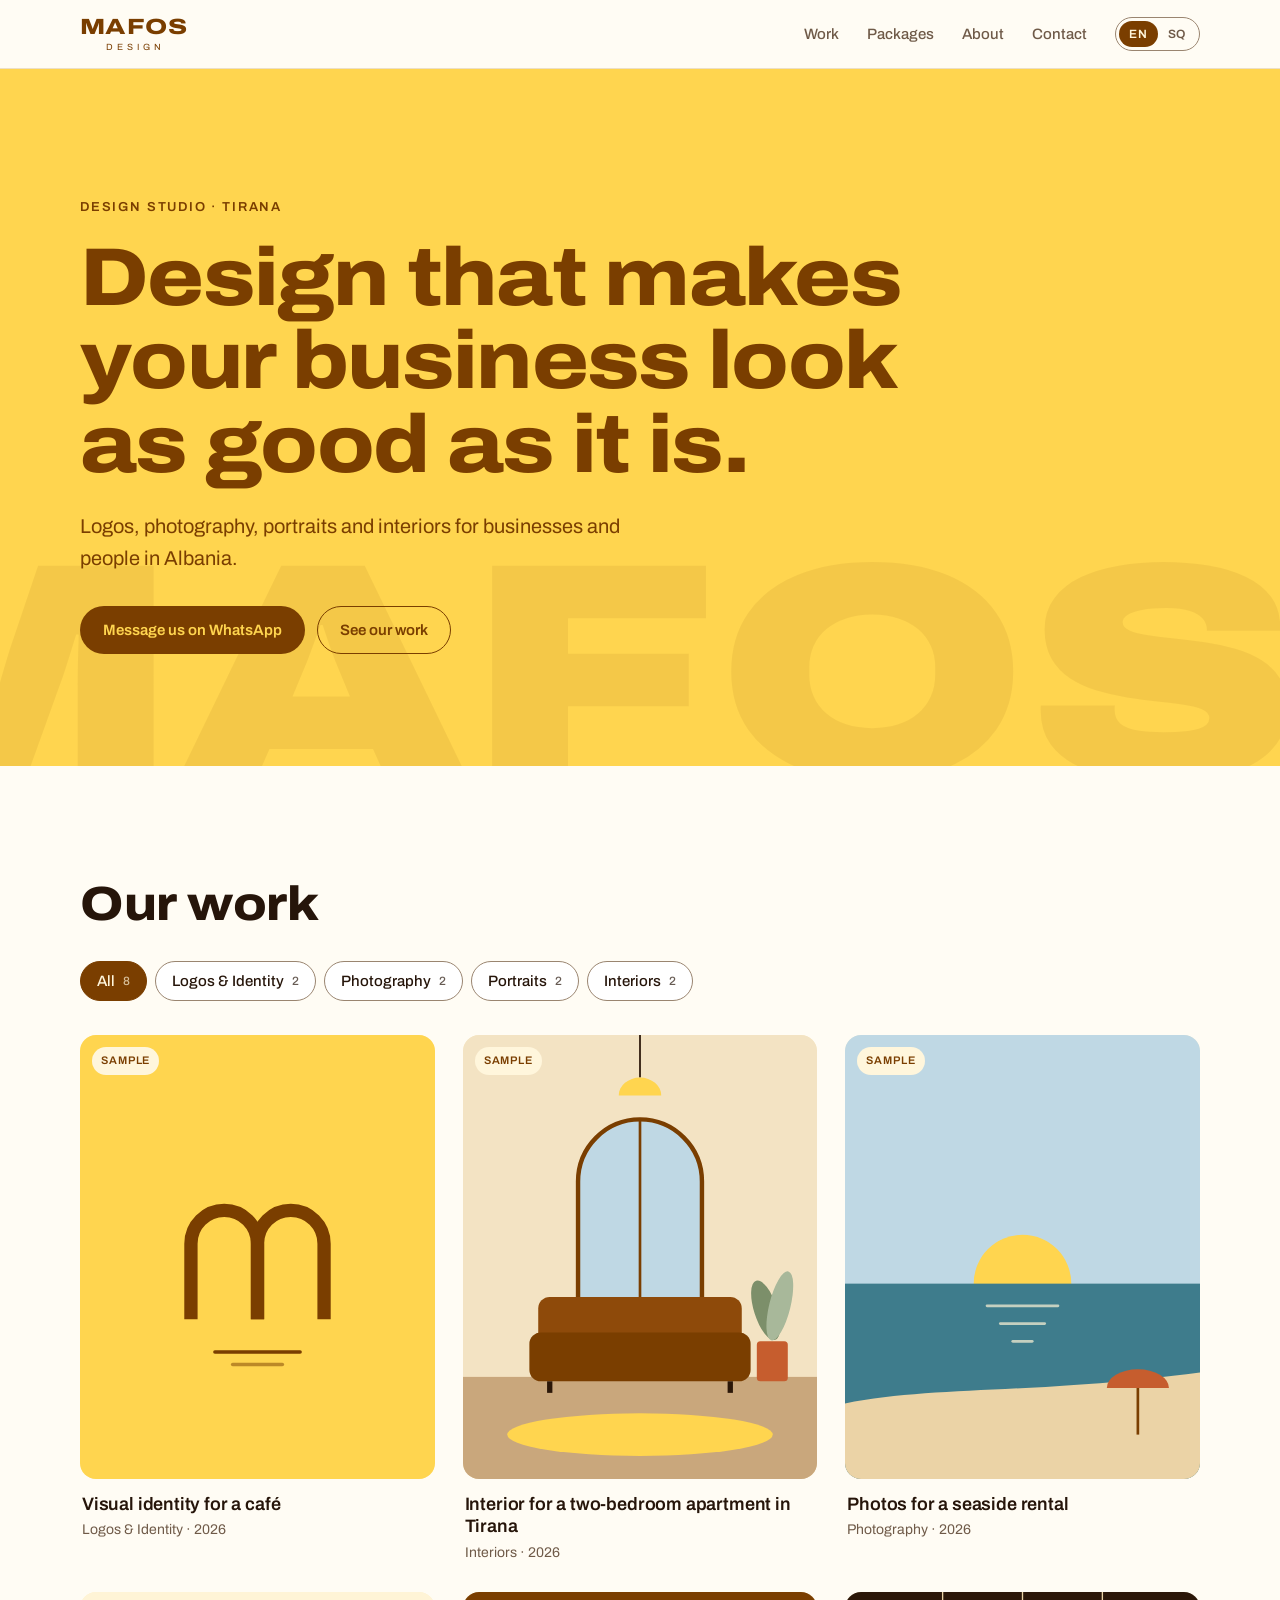
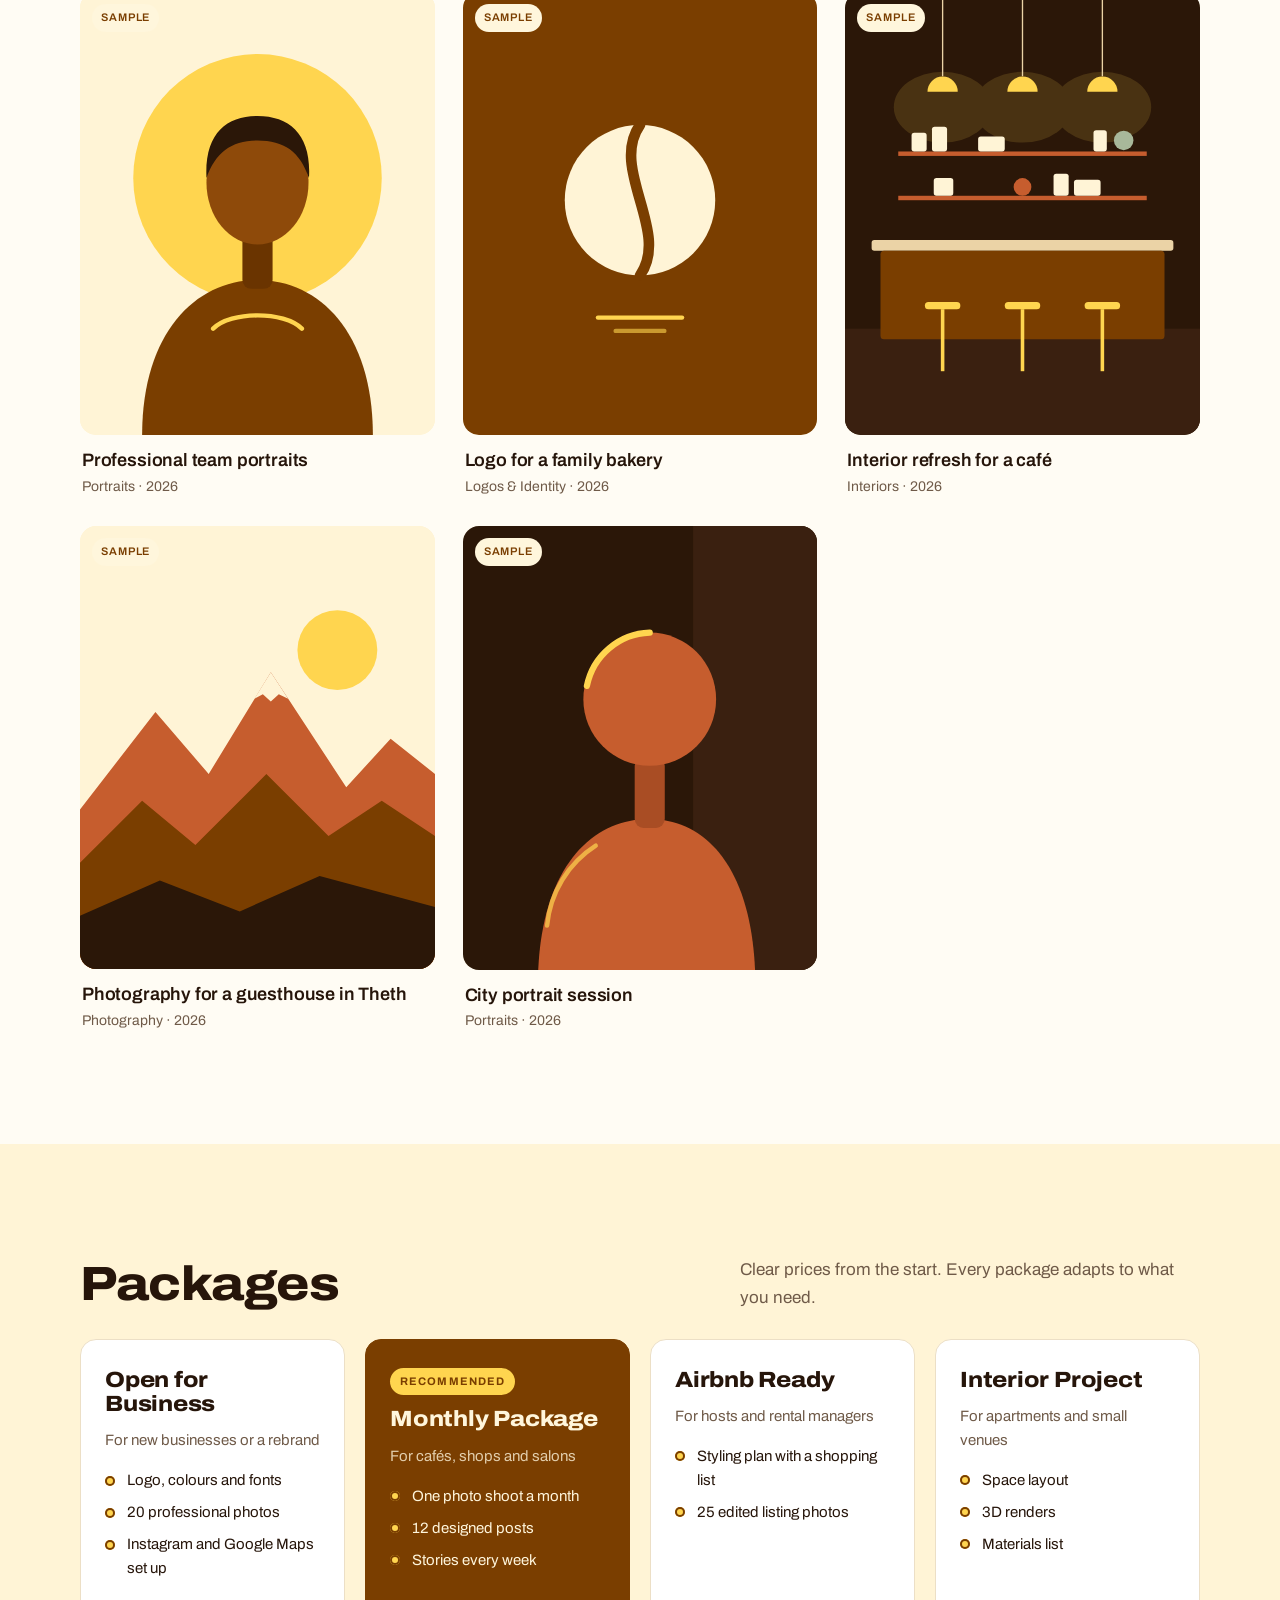
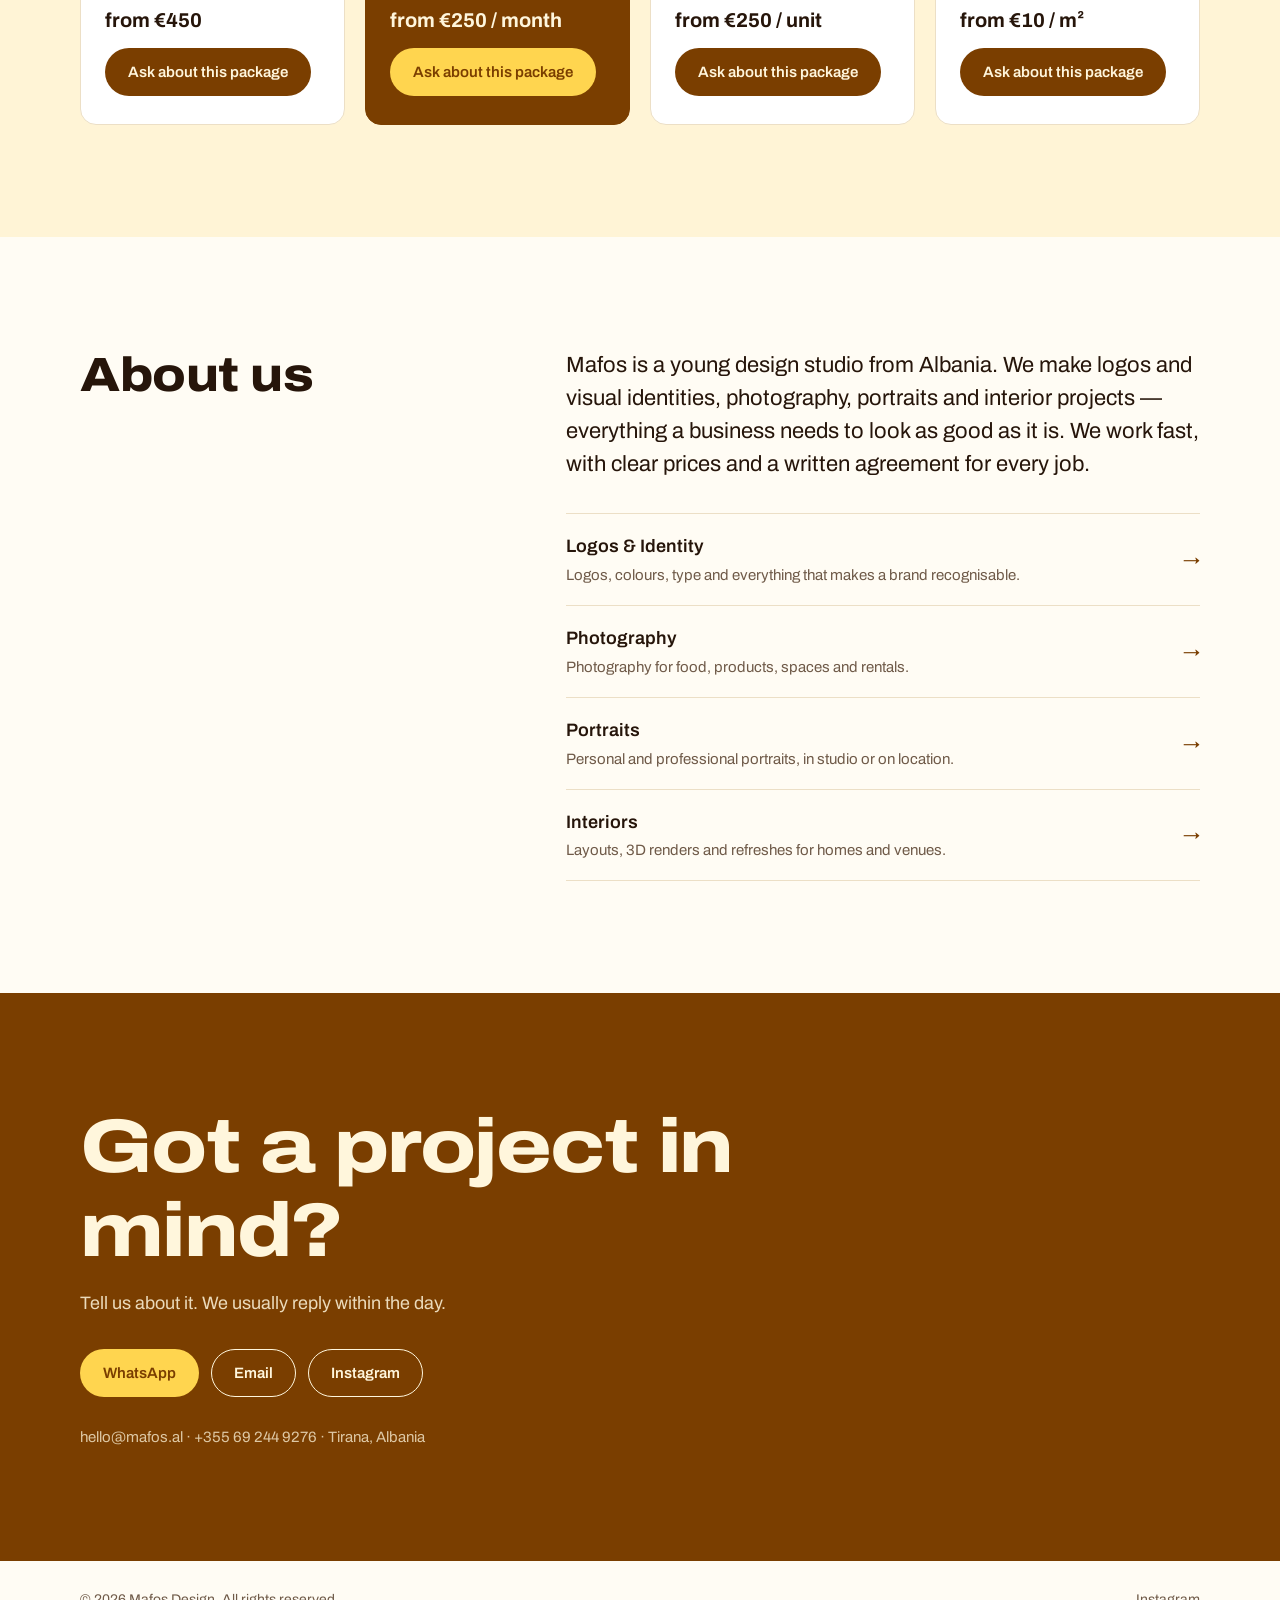
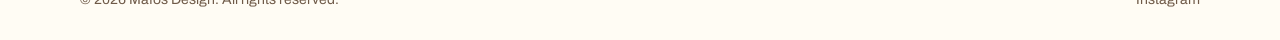
<file: index.html>
<!doctype html>
<html lang="en">
<head>
  <meta charset="utf-8">
  <meta name="viewport" content="width=device-width, initial-scale=1">
  <title>Mafos Design — Design studio in Tirana</title>
  <meta name="description" content="Mafos Design: logos and visual identity, photography, portraits and interior projects for businesses and people in Albania.">
  <meta name="theme-color" content="#ffd54f">
  <meta property="og:type" content="website">
  <meta property="og:title" content="Mafos Design">
  <meta property="og:description" content="Logos, photography, portraits and interiors for businesses and people in Albania.">
  <link rel="icon" href="assets/img/favicon.svg" type="image/svg+xml">
  <link rel="preconnect" href="https://fonts.googleapis.com">
  <link rel="preconnect" href="https://fonts.gstatic.com" crossorigin>
  <link rel="stylesheet" href="https://fonts.googleapis.com/css2?family=Archivo:wdth,wght@62..125,100..900&display=swap">
  <link rel="stylesheet" href="assets/css/style.css">
</head>
<body data-page="home">
  <a class="skip-link" href="#work" data-i18n="a11y.skip">Skip to work</a>

  <header class="site-header">
    <div class="container header-inner">
      <a class="brand" href="index.html" aria-label="Mafos Design">
        <span class="brand-name" data-brand-name>Mafos</span>
        <span class="brand-sub" data-brand-sub>Design</span>
      </a>
      <nav class="site-nav" id="site-nav">
        <a href="index.html#work" data-i18n="nav.work">Work</a>
        <a href="index.html#packages" data-i18n="nav.packages">Packages</a>
        <a href="index.html#about" data-i18n="nav.about">About</a>
        <a href="index.html#contact" data-i18n="nav.contact">Contact</a>
      </nav>
      <div class="header-tools">
        <div class="lang-switch" data-lang-switch></div>
        <button class="menu-toggle" type="button" aria-expanded="false" aria-controls="site-nav" aria-label="Menu" data-i18n-aria="nav.menu">
          <span></span><span></span>
        </button>
      </div>
    </div>
  </header>

  <main>
    <section class="hero">
      <div class="hero-mark" aria-hidden="true" data-brand-name>Mafos</div>
      <div class="container hero-inner">
        <p class="eyebrow" data-i18n="hero.eyebrow">Design studio · Tirana</p>
        <h1 class="hero-title" data-i18n="hero.title">Design that makes your business look as good as it is.</h1>
        <p class="hero-text" data-i18n="hero.text">Logos, photography, portraits and interiors for businesses and people in Albania.</p>
        <div class="hero-actions">
          <a class="btn btn-dark" data-link="whatsapp" href="#contact" target="_blank" rel="noopener" data-i18n="hero.ctaPrimary">Message us on WhatsApp</a>
          <a class="btn btn-ghost" href="#work" data-i18n="hero.ctaSecondary">See our work</a>
        </div>
      </div>
    </section>

    <section class="section" id="work">
      <div class="container">
        <div class="section-head">
          <h2 data-i18n="work.title">Our work</h2>
        </div>
        <div class="filters" role="group" data-filters></div>
        <div class="grid" data-grid aria-live="polite"></div>
      </div>
    </section>

    <section class="section section-alt" id="packages" data-packages-section>
      <div class="container">
        <div class="section-head">
          <h2 data-i18n="packages.title">Packages</h2>
          <p data-i18n="packages.text">Clear prices from the start. Every package adapts to what you need.</p>
        </div>
        <div class="packages" data-packages></div>
      </div>
    </section>

    <section class="section" id="about">
      <div class="container about">
        <h2 data-i18n="about.title">About us</h2>
        <div>
          <p class="about-text" data-i18n="about.text">Mafos is a young design studio from Albania.</p>
          <ul class="service-list" data-services></ul>
        </div>
      </div>
    </section>

    <section class="contact" id="contact">
      <div class="container">
        <h2 data-i18n="contact.title">Got a project in mind?</h2>
        <p class="contact-text" data-i18n="contact.text">Tell us about it. We usually reply within the day.</p>
        <div class="contact-actions">
          <a class="btn btn-light" data-link="whatsapp" href="#contact" target="_blank" rel="noopener">WhatsApp</a>
          <a class="btn btn-ghost" data-link="email" href="#contact">Email</a>
          <a class="btn btn-ghost" data-link="instagram" href="#contact" target="_blank" rel="noopener">Instagram</a>
        </div>
        <p class="contact-meta" data-contact-meta></p>
      </div>
    </section>
  </main>

  <footer class="site-footer">
    <div class="container footer-inner">
      <span>© <span data-year>2026</span> <span data-brand-name>Mafos</span> <span data-brand-sub>Design</span>. <span data-i18n="footer.rights">All rights reserved.</span></span>
      <a href="#contact" data-link="instagram" target="_blank" rel="noopener">Instagram</a>
    </div>
  </footer>

  <script src="content/content.js"></script>
  <script src="assets/js/app.js"></script>
</body>
</html>
</file>
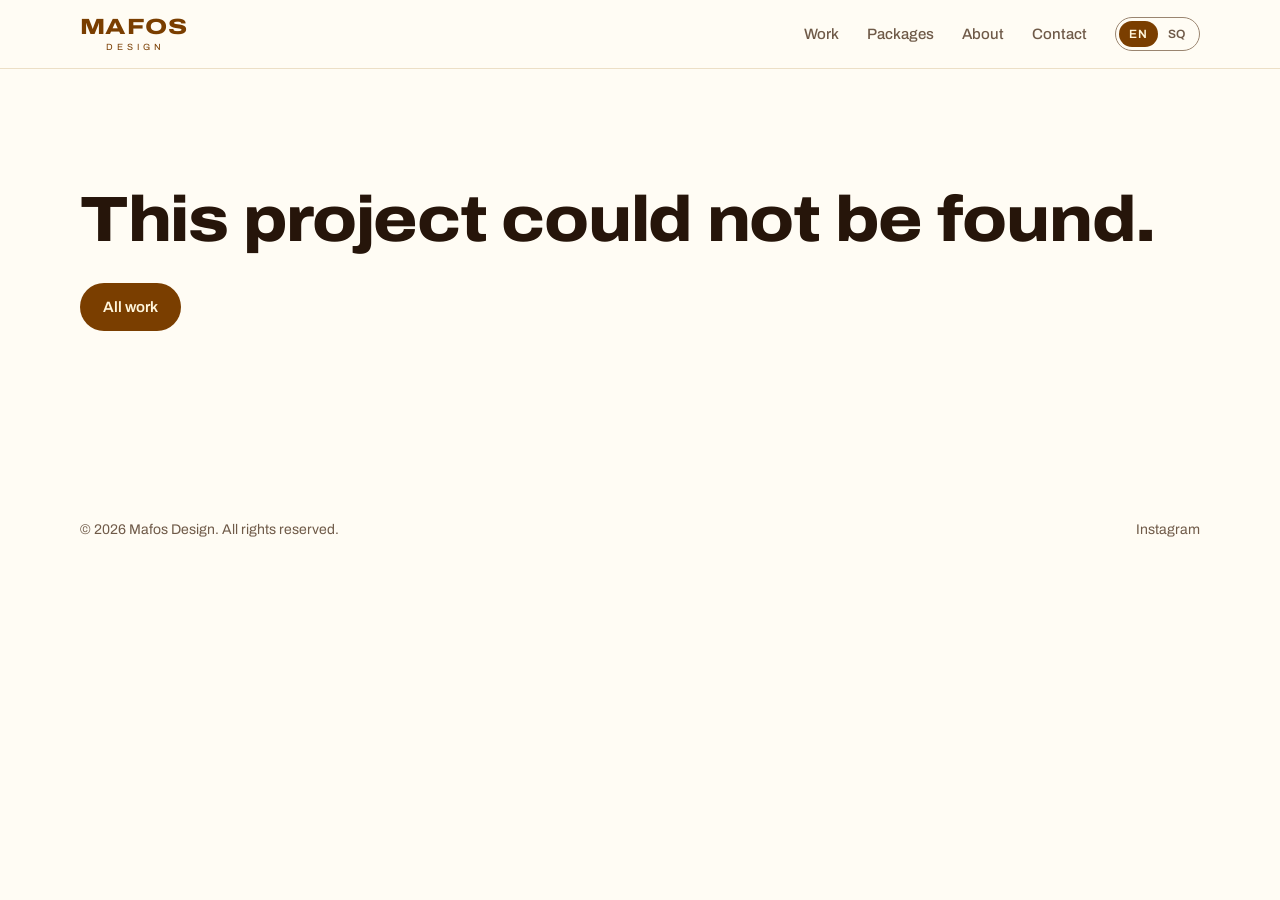
<file: project.html>
<!doctype html>
<html lang="en">
<head>
  <meta charset="utf-8">
  <meta name="viewport" content="width=device-width, initial-scale=1">
  <title>Project — Mafos Design</title>
  <meta name="description" content="A project by Mafos Design: logos, photography, portraits and interiors for businesses in Albania.">
  <meta name="theme-color" content="#ffd54f">
  <link rel="icon" href="assets/img/favicon.svg" type="image/svg+xml">
  <link rel="preconnect" href="https://fonts.googleapis.com">
  <link rel="preconnect" href="https://fonts.gstatic.com" crossorigin>
  <link rel="stylesheet" href="https://fonts.googleapis.com/css2?family=Archivo:wdth,wght@62..125,100..900&display=swap">
  <link rel="stylesheet" href="assets/css/style.css">
</head>
<body data-page="project">
  <a class="skip-link" href="#main" data-i18n="a11y.skip">Skip to work</a>

  <header class="site-header">
    <div class="container header-inner">
      <a class="brand" href="index.html" aria-label="Mafos Design">
        <span class="brand-name" data-brand-name>Mafos</span>
        <span class="brand-sub" data-brand-sub>Design</span>
      </a>
      <nav class="site-nav" id="site-nav">
        <a href="index.html#work" data-i18n="nav.work">Work</a>
        <a href="index.html#packages" data-i18n="nav.packages">Packages</a>
        <a href="index.html#about" data-i18n="nav.about">About</a>
        <a href="index.html#contact" data-i18n="nav.contact">Contact</a>
      </nav>
      <div class="header-tools">
        <div class="lang-switch" data-lang-switch></div>
        <button class="menu-toggle" type="button" aria-expanded="false" aria-controls="site-nav" aria-label="Menu" data-i18n-aria="nav.menu">
          <span></span><span></span>
        </button>
      </div>
    </div>
  </header>

  <main id="main" class="project">
    <div class="container" data-project></div>
  </main>

  <dialog class="lightbox" data-lightbox aria-label="Image viewer" data-i18n-aria="lightbox.label">
    <img class="lightbox-image" alt="">
    <button type="button" class="lightbox-btn lightbox-close" data-lightbox-close aria-label="Close" data-i18n-aria="lightbox.close">×</button>
    <button type="button" class="lightbox-btn lightbox-prev" data-lightbox-prev aria-label="Previous image" data-i18n-aria="lightbox.prev">←</button>
    <button type="button" class="lightbox-btn lightbox-next" data-lightbox-next aria-label="Next image" data-i18n-aria="lightbox.next">→</button>
    <p class="lightbox-count" aria-live="polite"></p>
  </dialog>

  <footer class="site-footer">
    <div class="container footer-inner">
      <span>© <span data-year>2026</span> <span data-brand-name>Mafos</span> <span data-brand-sub>Design</span>. <span data-i18n="footer.rights">All rights reserved.</span></span>
      <a href="index.html#contact" data-link="instagram" target="_blank" rel="noopener">Instagram</a>
    </div>
  </footer>

  <script src="content/content.js"></script>
  <script src="assets/js/app.js"></script>
</body>
</html>
</file>
<file: assets/css/style.css>
/*
 * Mafos Design — styles.
 * Brand colours, fonts and spacing are tokens at the top: change them here once.
 */

:root {
  --brand-yellow: #ffd54f;
  --brand-brown: #7a3e00;
  --brand-cream: #fff6dc;

  --bg: #fffcf4;
  --surface: #ffffff;
  --surface-alt: #fff4d6;
  --ink: #26150a;
  --muted: #6f5a48;
  --line: #ecdfc6;
  --line-strong: #9a8570;
  --accent: var(--brand-brown);
  --on-accent: var(--brand-cream);
  --focus: #1d4ed8;

  --font: "Archivo", system-ui, -apple-system, "Segoe UI", Roboto, sans-serif;
  --radius: 16px;
  --container: 1200px;
  --gutter: clamp(16px, 4vw, 40px);
  --section-space: clamp(56px, 9vw, 112px);

  color-scheme: light dark;
}

@media (prefers-color-scheme: dark) {
  :root {
    --bg: #150d06;
    --surface: #20150c;
    --surface-alt: #1c120a;
    --ink: #f6ead6;
    --muted: #c2ab92;
    --line: #3a2919;
    --line-strong: #7d6750;
    --accent: var(--brand-yellow);
    --on-accent: #2a1608;
    --focus: #93c5fd;
  }
}

/* ---------- Base ---------- */
*,
*::before,
*::after {
  box-sizing: border-box;
}

html {
  scroll-behavior: smooth;
  scroll-padding-top: 80px;
  -webkit-text-size-adjust: 100%;
}

body {
  margin: 0;
  background: var(--bg);
  color: var(--ink);
  font-family: var(--font);
  font-size: 17px;
  line-height: 1.6;
  -webkit-font-smoothing: antialiased;
}

img {
  display: block;
  max-width: 100%;
  height: auto;
}

a {
  color: inherit;
}

h1,
h2,
h3 {
  margin: 0;
  line-height: 1.1;
  font-weight: 700;
  letter-spacing: -0.01em;
}

p,
figure {
  margin: 0;
}

[hidden] {
  display: none !important;
}

:focus-visible {
  outline: 3px solid var(--focus);
  outline-offset: 3px;
  border-radius: 6px;
}

.container {
  width: 100%;
  max-width: var(--container);
  margin: 0 auto;
  padding: 0 var(--gutter);
}

.skip-link {
  position: absolute;
  left: 16px;
  top: -60px;
  z-index: 50;
  padding: 10px 16px;
  border-radius: 999px;
  background: var(--accent);
  color: var(--on-accent);
  font-weight: 600;
  text-decoration: none;
}

.skip-link:focus {
  top: 12px;
}

.eyebrow {
  font-size: 13px;
  font-weight: 600;
  letter-spacing: 0.14em;
  text-transform: uppercase;
}

/* ---------- Buttons ---------- */
.btn {
  display: inline-flex;
  align-items: center;
  justify-content: center;
  min-height: 48px;
  padding: 0 22px;
  border: 1.5px solid transparent;
  border-radius: 999px;
  font: 600 15px/1 var(--font);
  text-decoration: none;
  white-space: nowrap;
  cursor: pointer;
  transition: transform 0.15s ease, background-color 0.15s ease;
}

.btn:hover {
  transform: translateY(-1px);
}

.btn-primary {
  background: var(--accent);
  color: var(--on-accent);
}

/* On yellow surfaces */
.btn-dark {
  background: var(--brand-brown);
  color: var(--brand-yellow);
}

/* On brown surfaces */
.btn-light {
  background: var(--brand-yellow);
  color: var(--brand-brown);
}

.btn-ghost {
  background: transparent;
  border-color: currentColor;
  color: inherit;
}

/* ---------- Header ---------- */
.site-header {
  position: sticky;
  top: 0;
  z-index: 20;
  background: var(--bg);
  background: color-mix(in srgb, var(--bg) 88%, transparent);
  -webkit-backdrop-filter: saturate(1.4) blur(12px);
  backdrop-filter: saturate(1.4) blur(12px);
  border-bottom: 1px solid var(--line);
}

.header-inner {
  display: flex;
  align-items: center;
  gap: 28px;
  min-height: 68px;
}

.brand {
  display: inline-flex;
  flex-direction: column;
  align-items: center;
  margin-right: auto;
  color: var(--accent);
  line-height: 1;
  text-decoration: none;
}

.brand-name {
  font-size: 22px;
  font-weight: 800;
  font-stretch: 125%;
  letter-spacing: 0.02em;
  text-transform: uppercase;
}

.brand-sub {
  margin-top: 5px;
  padding-left: 0.45em;
  font-size: 9px;
  font-weight: 400;
  letter-spacing: 0.45em;
  text-transform: uppercase;
}

.site-nav {
  display: flex;
  gap: 28px;
}

.site-nav a {
  color: var(--muted);
  font-size: 15px;
  font-weight: 500;
  text-decoration: none;
}

.site-nav a:hover {
  color: var(--ink);
}

.header-tools {
  display: flex;
  align-items: center;
  gap: 10px;
}

.lang-switch {
  display: inline-flex;
  padding: 3px;
  border: 1px solid var(--line-strong);
  border-radius: 999px;
}

.lang-switch button {
  padding: 7px 10px;
  border: 0;
  border-radius: 999px;
  background: transparent;
  color: var(--muted);
  font: 600 12px/1 var(--font);
  letter-spacing: 0.06em;
  cursor: pointer;
}

.lang-switch button[aria-pressed="true"] {
  background: var(--accent);
  color: var(--on-accent);
}

.menu-toggle {
  display: none;
}

@media (max-width: 760px) {
  .menu-toggle {
    display: inline-flex;
    flex-direction: column;
    justify-content: center;
    gap: 6px;
    width: 42px;
    height: 42px;
    padding: 0 11px;
    border: 1px solid var(--line-strong);
    border-radius: 12px;
    background: transparent;
    cursor: pointer;
  }

  .menu-toggle span {
    display: block;
    height: 2px;
    border-radius: 2px;
    background: var(--ink);
    transition: transform 0.2s ease;
  }

  .menu-open .menu-toggle span:first-child {
    transform: translateY(4px) rotate(45deg);
  }

  .menu-open .menu-toggle span:last-child {
    transform: translateY(-4px) rotate(-45deg);
  }

  .site-nav {
    display: none;
    position: absolute;
    top: 100%;
    left: 0;
    right: 0;
    flex-direction: column;
    gap: 0;
    padding: 4px var(--gutter) 16px;
    background: var(--bg);
    border-bottom: 1px solid var(--line);
  }

  .menu-open .site-nav {
    display: flex;
  }

  .site-nav a {
    padding: 14px 0;
    border-bottom: 1px solid var(--line);
    color: var(--ink);
    font-size: 17px;
  }
}

/* ---------- Hero ---------- */
.hero {
  position: relative;
  overflow: hidden;
  padding: clamp(56px, 10vw, 128px) 0 clamp(56px, 9vw, 112px);
  background: var(--brand-yellow);
  color: var(--brand-brown);
}

.hero-inner {
  position: relative;
}

.hero-mark {
  position: absolute;
  right: -0.06em;
  bottom: -0.2em;
  font-size: clamp(120px, 24vw, 340px);
  font-weight: 900;
  font-stretch: 125%;
  line-height: 1;
  text-transform: uppercase;
  opacity: 0.08;
  pointer-events: none;
  user-select: none;
}

.hero-title {
  max-width: 17ch;
  margin: 18px 0 24px;
  font-size: clamp(36px, 6.4vw, 84px);
  font-weight: 800;
  font-stretch: 112%;
  line-height: 1.02;
  letter-spacing: -0.02em;
  text-wrap: balance;
}

.hero-text {
  max-width: 52ch;
  font-size: clamp(17px, 1.6vw, 20px);
}

.hero-actions {
  display: flex;
  flex-wrap: wrap;
  gap: 12px;
  margin-top: 32px;
}

/* ---------- Sections ---------- */
.section {
  padding: var(--section-space) 0;
}

.section-alt {
  background: var(--surface-alt);
}

.section-head {
  display: flex;
  flex-wrap: wrap;
  align-items: flex-end;
  justify-content: space-between;
  gap: 12px 32px;
  margin-bottom: 28px;
}

.section-head h2,
.about h2 {
  font-size: clamp(28px, 4vw, 48px);
  font-weight: 800;
  font-stretch: 112%;
}

.section-head p {
  max-width: 46ch;
  color: var(--muted);
}

/* ---------- Work: filters + grid ---------- */
.filters {
  display: flex;
  gap: 8px;
  margin: 0 calc(var(--gutter) * -1) 28px;
  padding: 2px var(--gutter) 6px;
  overflow-x: auto;
  scrollbar-width: none;
}

.filters::-webkit-scrollbar {
  display: none;
}

.chip {
  flex: none;
  display: inline-flex;
  align-items: center;
  gap: 8px;
  min-height: 40px;
  padding: 0 16px;
  border: 1px solid var(--line-strong);
  border-radius: 999px;
  background: var(--surface);
  color: var(--ink);
  font: 500 15px/1 var(--font);
  cursor: pointer;
  transition: background-color 0.15s ease, border-color 0.15s ease;
}

.chip:hover {
  border-color: var(--muted);
}

.chip[aria-pressed="true"] {
  border-color: var(--accent);
  background: var(--accent);
  color: var(--on-accent);
}

.chip-count {
  font-size: 12px;
  font-variant-numeric: tabular-nums;
  opacity: 0.7;
}

.grid {
  display: grid;
  grid-template-columns: repeat(auto-fill, minmax(min(100%, 260px), 1fr));
  gap: clamp(16px, 2.4vw, 28px);
}

.card {
  display: block;
  color: inherit;
  text-decoration: none;
}

.card-media {
  position: relative;
  aspect-ratio: 4 / 5;
  overflow: hidden;
  border-radius: var(--radius);
  background: var(--surface-alt);
}

.card-media img {
  width: 100%;
  height: 100%;
  object-fit: cover;
  transition: transform 0.5s cubic-bezier(0.2, 0.7, 0.2, 1);
}

.card:hover .card-media img {
  transform: scale(1.04);
}

.card-body {
  padding: 14px 2px 0;
}

.card-title {
  font-size: 18px;
  font-weight: 600;
  line-height: 1.25;
}

.card-meta {
  margin-top: 4px;
  color: var(--muted);
  font-size: 14px;
}

.badge {
  position: absolute;
  top: 12px;
  left: 12px;
  padding: 5px 9px;
  border-radius: 999px;
  background: var(--brand-cream);
  color: var(--brand-brown);
  font-size: 11px;
  font-weight: 600;
  letter-spacing: 0.08em;
  text-transform: uppercase;
}

.empty {
  padding: 40px 0;
  color: var(--muted);
}

/* ---------- Packages ---------- */
.packages {
  display: grid;
  grid-template-columns: repeat(auto-fit, minmax(min(100%, 250px), 1fr));
  gap: 20px;
}

.package {
  display: flex;
  flex-direction: column;
  gap: 12px;
  padding: 28px 24px;
  border: 1px solid var(--line);
  border-radius: var(--radius);
  background: var(--surface);
}

.package h3 {
  font-size: 22px;
  font-weight: 800;
  font-stretch: 112%;
}

.package-for {
  color: var(--muted);
  font-size: 15px;
}

.package ul {
  display: grid;
  gap: 8px;
  margin: 4px 0 0;
  padding: 0;
  font-size: 15px;
  list-style: none;
}

.package li {
  position: relative;
  padding-left: 22px;
}

.package li::before {
  content: "";
  position: absolute;
  top: 0.5em;
  left: 0;
  width: 10px;
  height: 10px;
  border-radius: 50%;
  background: var(--brand-yellow);
  box-shadow: inset 0 0 0 2px var(--brand-brown);
}

.package-price {
  margin-top: auto;
  padding-top: 12px;
  font-size: 20px;
  font-weight: 700;
}

.package .btn {
  align-self: flex-start;
}

.package.is-highlight {
  border-color: var(--brand-brown);
  background: var(--brand-brown);
  color: var(--brand-cream);
}

.package.is-highlight .package-for {
  color: rgba(255, 246, 220, 0.78);
}

.package-flag {
  align-self: flex-start;
  padding: 5px 10px;
  border-radius: 999px;
  background: var(--brand-yellow);
  color: var(--brand-brown);
  font-size: 11px;
  font-weight: 700;
  letter-spacing: 0.1em;
  text-transform: uppercase;
}

/* ---------- About ---------- */
.about {
  display: grid;
  gap: 28px;
}

.about-text {
  font-size: clamp(18px, 1.8vw, 22px);
  line-height: 1.5;
}

.service-list {
  margin: 32px 0 0;
  padding: 0;
  border-top: 1px solid var(--line);
  list-style: none;
}

.service-list a {
  display: grid;
  grid-template-columns: 1fr auto;
  gap: 2px 16px;
  padding: 18px 0;
  border-bottom: 1px solid var(--line);
  text-decoration: none;
}

.service-list strong {
  font-size: 18px;
  font-weight: 600;
}

.service-list span {
  grid-column: 1;
  color: var(--muted);
  font-size: 15px;
}

.service-list a::after {
  content: "→";
  grid-column: 2;
  grid-row: 1 / span 2;
  align-self: center;
  color: var(--accent);
  transition: transform 0.15s ease;
}

.service-list a:hover::after {
  transform: translateX(4px);
}

@media (min-width: 900px) {
  .about {
    grid-template-columns: 1fr 1.5fr;
    gap: 64px;
  }
}

/* ---------- Contact ---------- */
.contact {
  padding: var(--section-space) 0;
  background: var(--brand-brown);
  color: var(--brand-cream);
}

.contact h2 {
  max-width: 14ch;
  font-size: clamp(34px, 6vw, 76px);
  font-weight: 800;
  font-stretch: 118%;
  letter-spacing: -0.02em;
}

.contact-text {
  margin-top: 16px;
  font-size: 18px;
  opacity: 0.85;
}

.contact-actions {
  display: flex;
  flex-wrap: wrap;
  gap: 12px;
  margin-top: 32px;
}

.contact-meta {
  margin-top: 28px;
  font-size: 15px;
  opacity: 0.75;
}

/* ---------- Footer ---------- */
.site-footer {
  padding: 28px 0;
  color: var(--muted);
  font-size: 14px;
}

.footer-inner {
  display: flex;
  flex-wrap: wrap;
  justify-content: space-between;
  gap: 8px 24px;
}

.site-footer a {
  text-decoration: none;
}

.site-footer a:hover {
  color: var(--ink);
}

/* ---------- Project page ---------- */
.project {
  padding: clamp(28px, 5vw, 56px) 0 var(--section-space);
}

.back-link {
  display: inline-flex;
  color: var(--muted);
  font-size: 15px;
  font-weight: 500;
  text-decoration: none;
}

.back-link:hover {
  color: var(--ink);
}

.project-head {
  max-width: 820px;
  margin: 28px 0 clamp(28px, 4vw, 48px);
}

.project-head .eyebrow {
  color: var(--accent);
}

.project-title {
  margin-top: 12px;
  font-size: clamp(32px, 5.4vw, 64px);
  font-weight: 800;
  font-stretch: 112%;
  letter-spacing: -0.02em;
  text-wrap: balance;
}

.project-summary {
  margin-top: 20px;
  font-size: clamp(18px, 1.8vw, 21px);
}

.project-facts {
  display: flex;
  flex-wrap: wrap;
  gap: 8px 40px;
  margin: 28px 0 0;
}

.project-facts dt {
  color: var(--muted);
  font-size: 12px;
  letter-spacing: 0.12em;
  text-transform: uppercase;
}

.project-facts dd {
  margin: 4px 0 0;
  font-weight: 600;
}

.sample-note {
  margin-top: 20px;
  color: var(--muted);
  font-size: 14px;
}

/* One column, in order, like a presentation: each image as large as the screen allows. */
.project-gallery {
  display: grid;
  gap: clamp(16px, 2.4vw, 32px);
}

.project-gallery img {
  width: 100%;
  border-radius: var(--radius);
  background: var(--surface-alt);
}

.zoom {
  display: block;
  width: min(100%, calc(88vh * var(--ratio, 0.8)));
  margin-inline: auto;
  padding: 0;
  border: 0;
  border-radius: var(--radius);
  background: none;
  cursor: zoom-in;
}

.embed {
  position: relative;
  aspect-ratio: 16 / 9;
  overflow: hidden;
  border-radius: var(--radius);
  background: var(--surface-alt);
}

.embed iframe {
  position: absolute;
  inset: 0;
  width: 100%;
  height: 100%;
  border: 0;
}

/* ---------- Full-screen image viewer ---------- */
html.lightbox-open {
  overflow: hidden;
}

.lightbox {
  width: 100vw;
  height: 100vh;
  max-width: none;
  max-height: none;
  margin: 0;
  padding: 0;
  border: 0;
  background: rgba(21, 13, 6, 0.96);
  color: var(--brand-cream);
}

.lightbox[open] {
  display: grid;
  place-items: center;
}

.lightbox::backdrop {
  background: rgba(21, 13, 6, 0.96);
}

.lightbox-image {
  max-width: calc(100vw - 32px);
  max-height: calc(100vh - 128px);
  width: auto;
  height: auto;
  object-fit: contain;
  border-radius: 8px;
}

.lightbox-btn {
  position: fixed;
  display: grid;
  place-items: center;
  width: 48px;
  height: 48px;
  border: 1px solid rgba(255, 246, 220, 0.45);
  border-radius: 999px;
  background: rgba(255, 246, 220, 0.12);
  color: var(--brand-cream);
  font: 500 22px/1 var(--font);
  cursor: pointer;
}

.lightbox-btn:hover {
  background: rgba(255, 246, 220, 0.24);
}

.lightbox-close {
  top: max(16px, env(safe-area-inset-top, 0px));
  right: max(16px, env(safe-area-inset-right, 0px));
}

.lightbox-prev,
.lightbox-next {
  top: 50%;
  transform: translateY(-50%);
}

.lightbox-prev {
  left: max(16px, env(safe-area-inset-left, 0px));
}

.lightbox-next {
  right: max(16px, env(safe-area-inset-right, 0px));
}

.lightbox-count {
  position: fixed;
  bottom: max(20px, env(safe-area-inset-bottom, 0px));
  left: 50%;
  transform: translateX(-50%);
  font-size: 14px;
  font-variant-numeric: tabular-nums;
  opacity: 0.8;
}

.lightbox.is-single .lightbox-prev,
.lightbox.is-single .lightbox-next,
.lightbox.is-single .lightbox-count {
  display: none;
}

@media (max-width: 560px) {
  .lightbox-prev,
  .lightbox-next {
    top: auto;
    bottom: max(12px, env(safe-area-inset-bottom, 0px));
    transform: none;
  }

  .lightbox-image {
    max-height: calc(100vh - 160px);
  }
}

.project-cta {
  display: flex;
  flex-wrap: wrap;
  align-items: center;
  justify-content: space-between;
  gap: 20px;
  margin-top: clamp(40px, 6vw, 72px);
  padding: clamp(28px, 5vw, 56px);
  border-radius: calc(var(--radius) * 1.5);
  background: var(--brand-yellow);
  color: var(--brand-brown);
}

.project-cta h2 {
  font-size: clamp(24px, 3.4vw, 40px);
  font-weight: 800;
  font-stretch: 112%;
}

.next-project {
  display: flex;
  flex-direction: column;
  gap: 6px;
  margin-top: 24px;
  padding: 24px 0;
  border-top: 1px solid var(--line);
  text-decoration: none;
}

.next-project span {
  color: var(--muted);
  font-size: 13px;
  letter-spacing: 0.12em;
  text-transform: uppercase;
}

.next-project strong {
  font-size: clamp(22px, 3vw, 32px);
  font-weight: 700;
  font-stretch: 112%;
}

.not-found {
  display: grid;
  justify-items: start;
  gap: 28px;
  padding: 48px 0;
}

/* ---------- Small screens ---------- */
@media (max-width: 560px) {
  body {
    font-size: 16px;
  }

  .grid {
    grid-template-columns: repeat(2, minmax(0, 1fr));
    gap: 20px 12px;
  }

  .card-title {
    font-size: 15px;
  }

  .card-meta {
    font-size: 13px;
  }

  .badge {
    top: 8px;
    left: 8px;
    font-size: 10px;
  }

  .hero-actions .btn,
  .contact-actions .btn {
    flex: 1 1 auto;
  }
}

@media (prefers-reduced-motion: reduce) {
  html {
    scroll-behavior: auto;
  }

  *,
  *::before,
  *::after {
    transition: none !important;
  }
}
</file>
